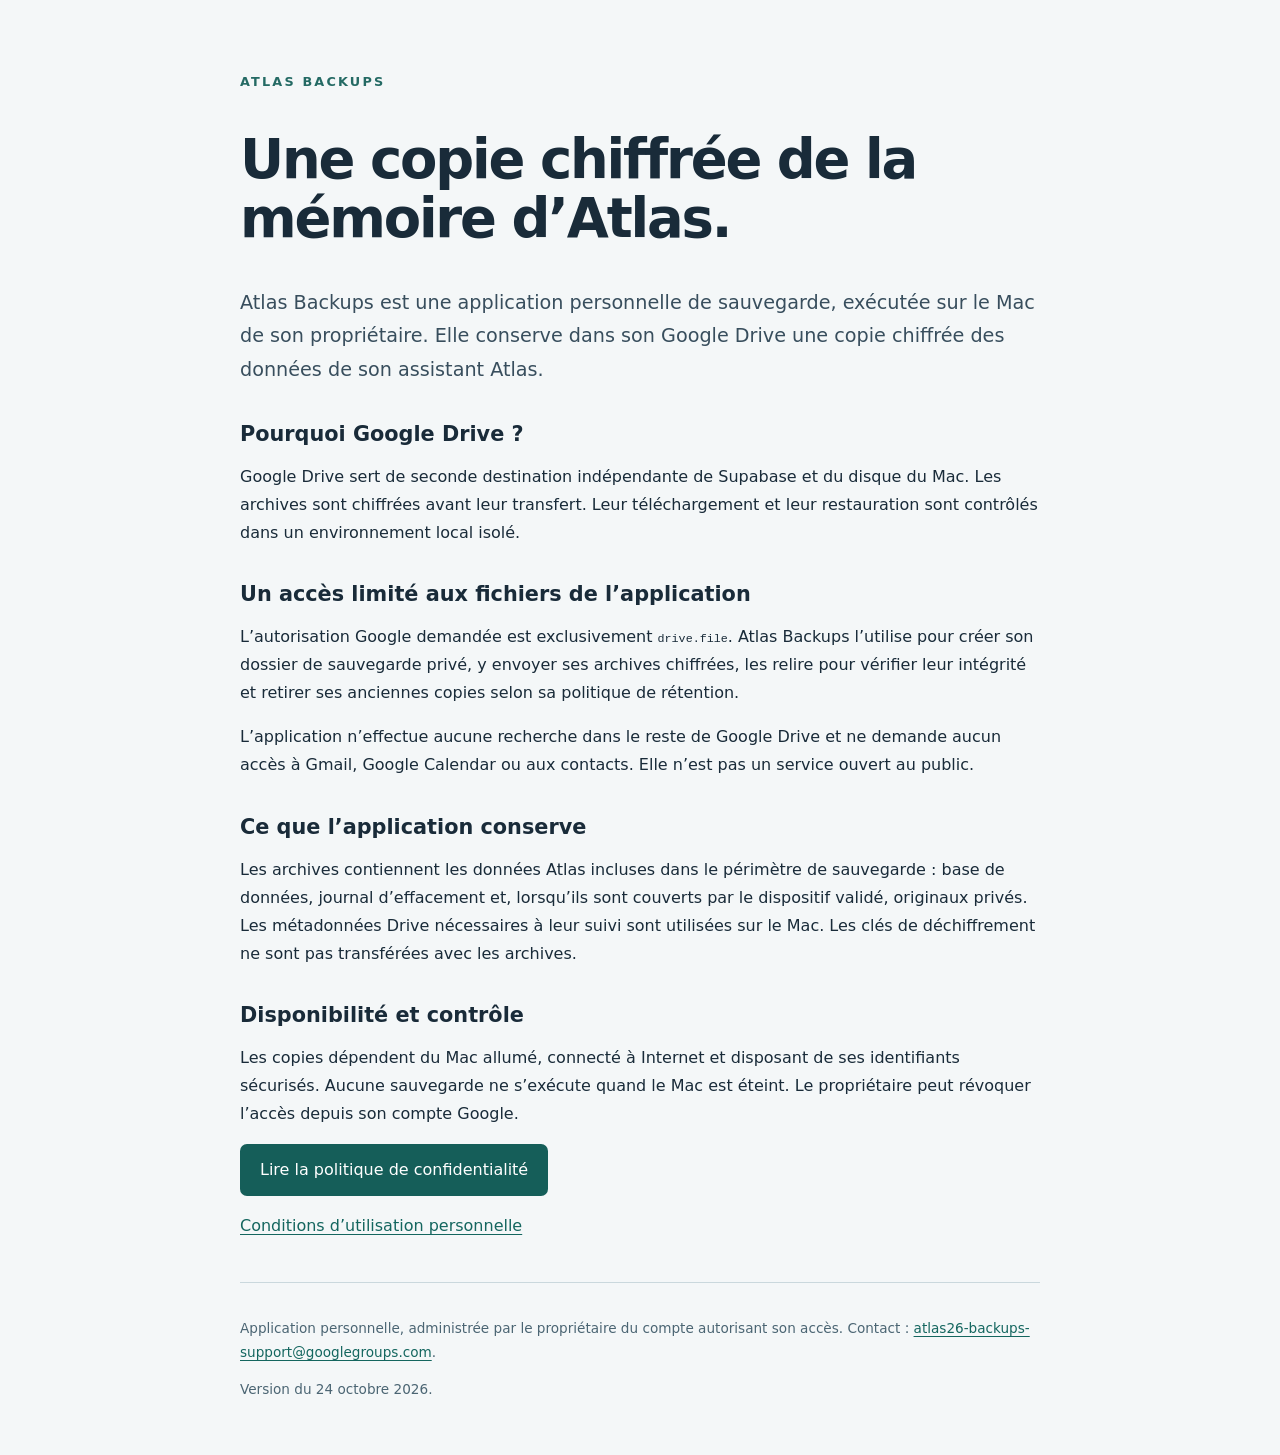
<file: index.html>
<!doctype html>
<html lang="fr"><head><meta name="google-site-verification" content="9P5uejp7ytOTj4w9FDyG5FPjWt640E7BOYPuEUWS_ug"><meta charset="utf-8"><meta name="viewport" content="width=device-width,initial-scale=1"><title>Atlas Backups — sauvegardes personnelles chiffrées</title><link rel="stylesheet" href="style.css"></head>
<body><main><p class="eyebrow">ATLAS BACKUPS</p><h1>Une copie chiffrée de la mémoire d’Atlas.</h1>
<p class="intro">Atlas Backups est une application personnelle de sauvegarde, exécutée sur le Mac de son propriétaire. Elle conserve dans son Google Drive une copie chiffrée des données de son assistant Atlas.</p>
<h2>Pourquoi Google Drive ?</h2><p>Google Drive sert de seconde destination indépendante de Supabase et du disque du Mac. Les archives sont chiffrées avant leur transfert. Leur téléchargement et leur restauration sont contrôlés dans un environnement local isolé.</p>
<h2>Un accès limité aux fichiers de l’application</h2><p>L’autorisation Google demandée est exclusivement <code>drive.file</code>. Atlas Backups l’utilise pour créer son dossier de sauvegarde privé, y envoyer ses archives chiffrées, les relire pour vérifier leur intégrité et retirer ses anciennes copies selon sa politique de rétention.</p><p>L’application n’effectue aucune recherche dans le reste de Google Drive et ne demande aucun accès à Gmail, Google Calendar ou aux contacts. Elle n’est pas un service ouvert au public.</p>
<h2>Ce que l’application conserve</h2><p>Les archives contiennent les données Atlas incluses dans le périmètre de sauvegarde : base de données, journal d’effacement et, lorsqu’ils sont couverts par le dispositif validé, originaux privés. Les métadonnées Drive nécessaires à leur suivi sont utilisées sur le Mac. Les clés de déchiffrement ne sont pas transférées avec les archives.</p>
<h2>Disponibilité et contrôle</h2><p>Les copies dépendent du Mac allumé, connecté à Internet et disposant de ses identifiants sécurisés. Aucune sauvegarde ne s’exécute quand le Mac est éteint. Le propriétaire peut révoquer l’accès depuis son compte Google.</p>
<p><a class="button" href="confidentialite.html">Lire la politique de confidentialité</a></p><p><a href="conditions.html">Conditions d’utilisation personnelle</a></p>
<footer><p>Application personnelle, administrée par le propriétaire du compte autorisant son accès. Contact : <a href="mailto:atlas26-backups-support@googlegroups.com">atlas26-backups-support@googlegroups.com</a>.</p><p>Version du 24 octobre 2026. </p></footer>
</main></body></html>
</file>
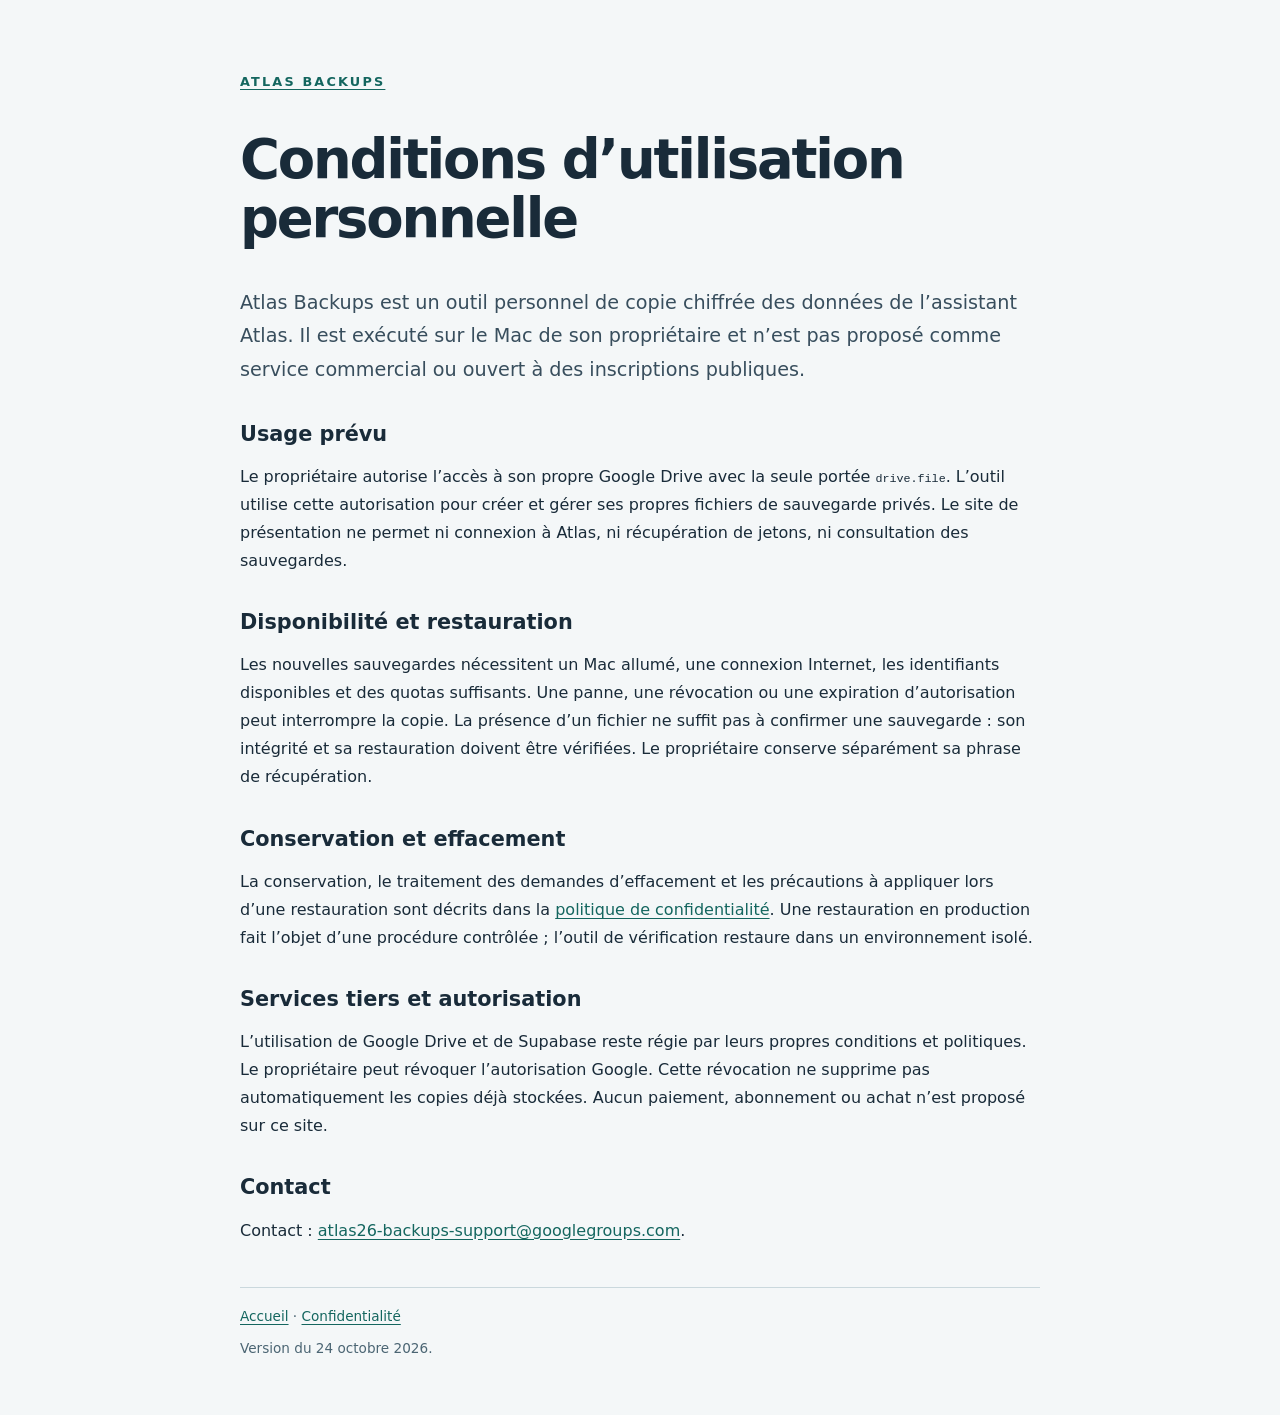
<file: conditions.html>
<!doctype html>
<html lang="fr"><head><meta charset="utf-8"><meta name="viewport" content="width=device-width,initial-scale=1"><title>Conditions d’utilisation personnelle — Atlas Backups</title><link rel="stylesheet" href="style.css"></head>
<body><main><p class="eyebrow"><a href="./">ATLAS BACKUPS</a></p><h1>Conditions d’utilisation personnelle</h1>
<p class="intro">Atlas Backups est un outil personnel de copie chiffrée des données de l’assistant Atlas. Il est exécuté sur le Mac de son propriétaire et n’est pas proposé comme service commercial ou ouvert à des inscriptions publiques.</p>
<h2>Usage prévu</h2><p>Le propriétaire autorise l’accès à son propre Google Drive avec la seule portée <code>drive.file</code>. L’outil utilise cette autorisation pour créer et gérer ses propres fichiers de sauvegarde privés. Le site de présentation ne permet ni connexion à Atlas, ni récupération de jetons, ni consultation des sauvegardes.</p>
<h2>Disponibilité et restauration</h2><p>Les nouvelles sauvegardes nécessitent un Mac allumé, une connexion Internet, les identifiants disponibles et des quotas suffisants. Une panne, une révocation ou une expiration d’autorisation peut interrompre la copie. La présence d’un fichier ne suffit pas à confirmer une sauvegarde : son intégrité et sa restauration doivent être vérifiées. Le propriétaire conserve séparément sa phrase de récupération.</p>
<h2>Conservation et effacement</h2><p>La conservation, le traitement des demandes d’effacement et les précautions à appliquer lors d’une restauration sont décrits dans la <a href="confidentialite.html">politique de confidentialité</a>. Une restauration en production fait l’objet d’une procédure contrôlée ; l’outil de vérification restaure dans un environnement isolé.</p>
<h2>Services tiers et autorisation</h2><p>L’utilisation de Google Drive et de Supabase reste régie par leurs propres conditions et politiques. Le propriétaire peut révoquer l’autorisation Google. Cette révocation ne supprime pas automatiquement les copies déjà stockées. Aucun paiement, abonnement ou achat n’est proposé sur ce site.</p>
<h2>Contact</h2><p>Contact : <a href="mailto:atlas26-backups-support@googlegroups.com">atlas26-backups-support@googlegroups.com</a>.</p>
<footer><a href="./">Accueil</a> · <a href="confidentialite.html">Confidentialité</a><p>Version du 24 octobre 2026. </p></footer>
</main></body></html>
</file>
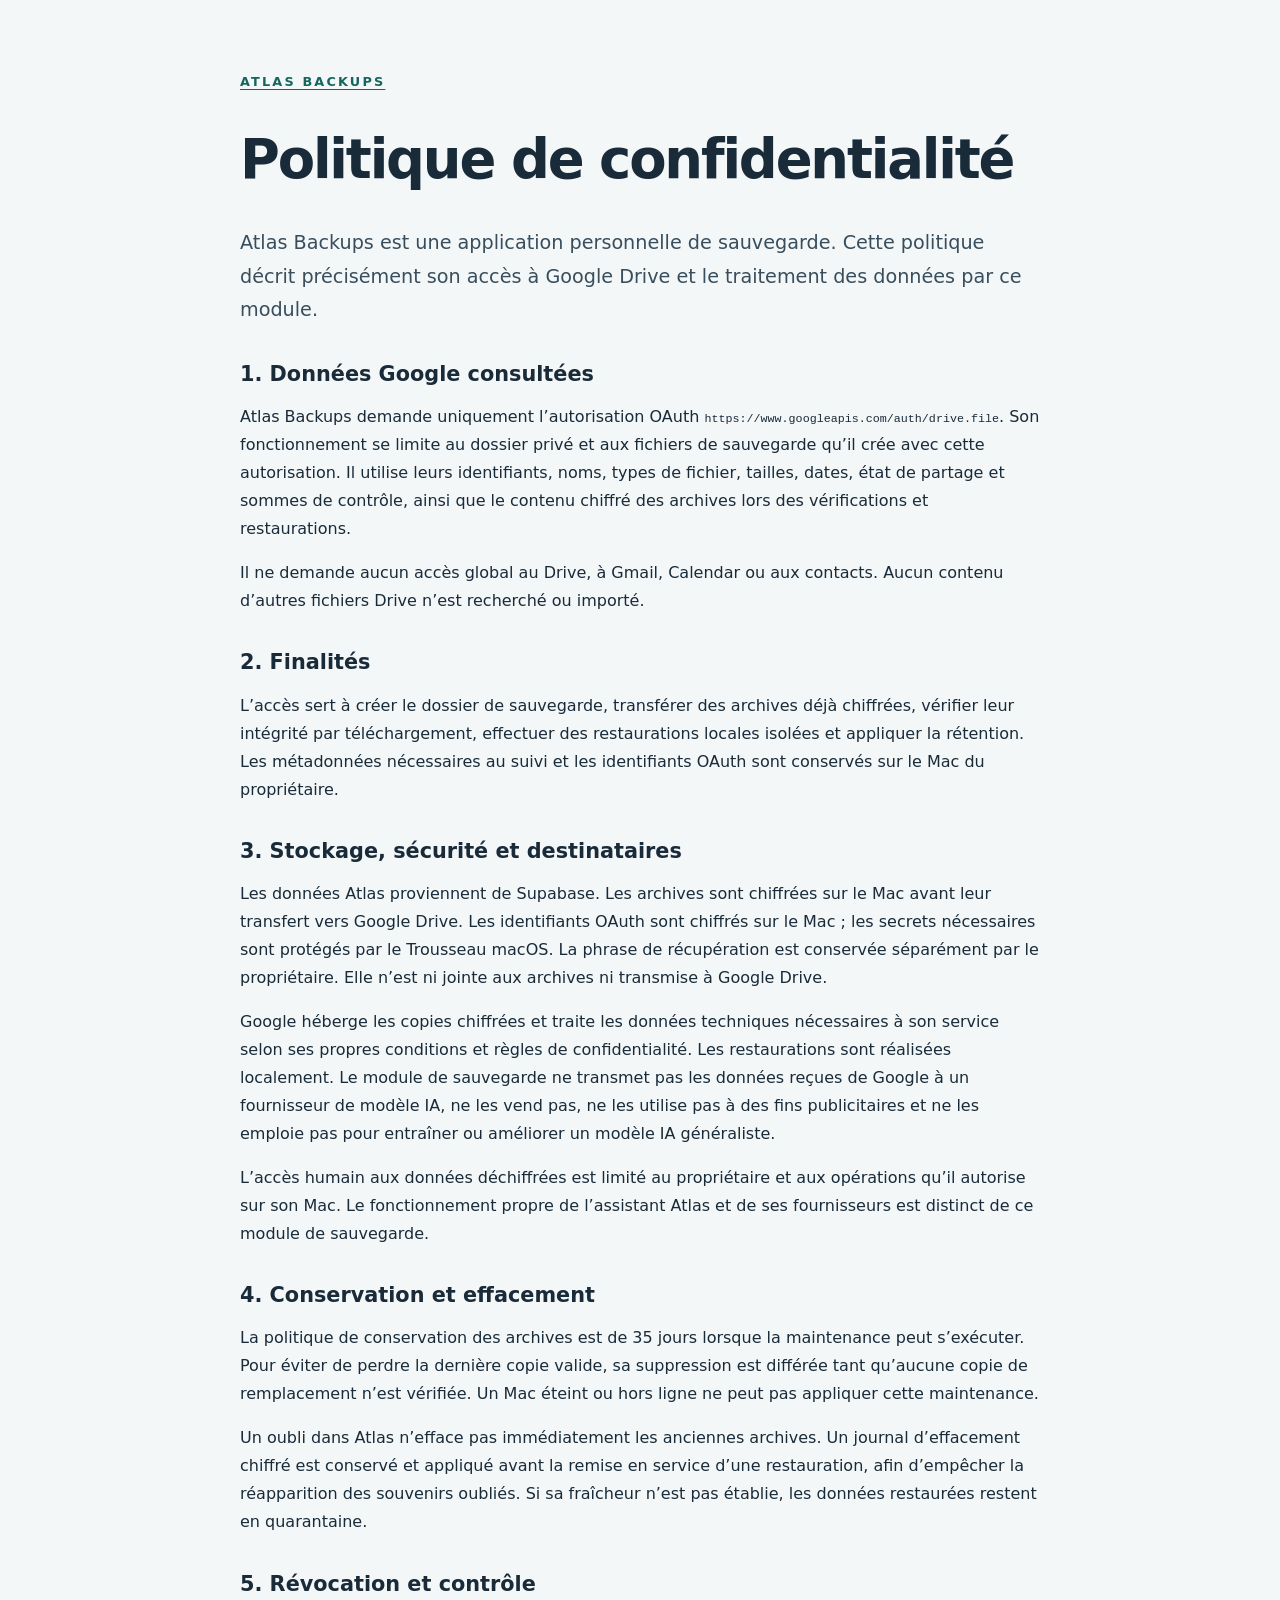
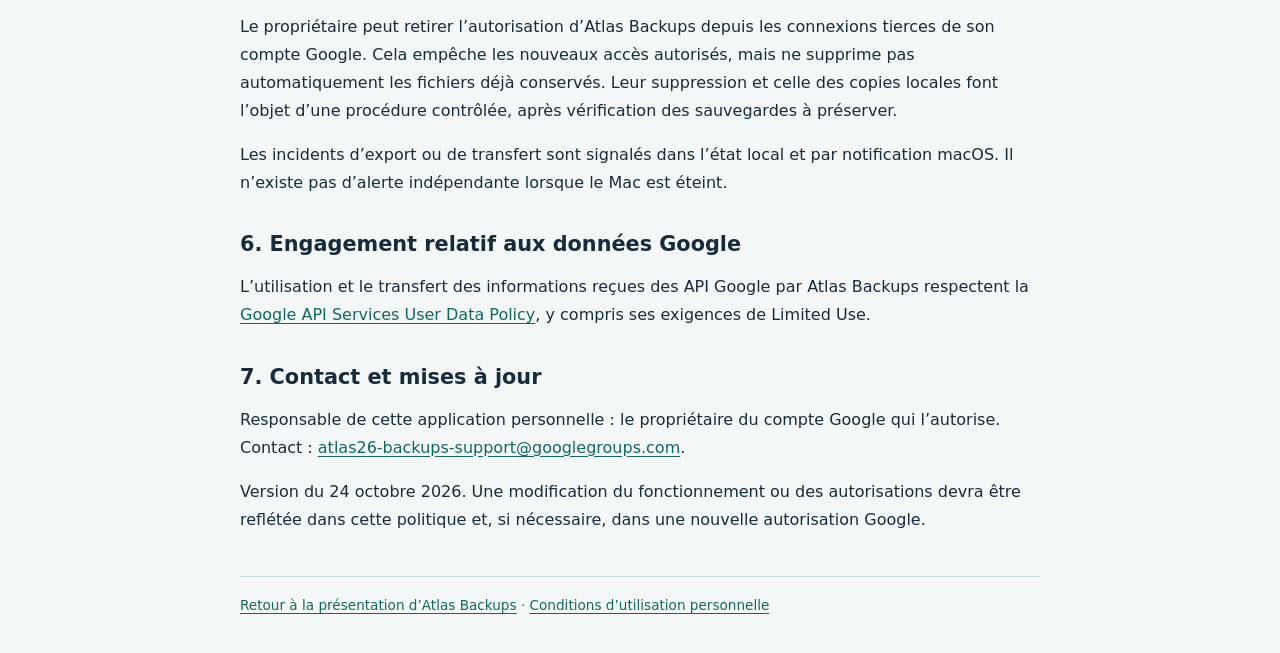
<file: confidentialite.html>
<!doctype html>
<html lang="fr"><head><meta charset="utf-8"><meta name="viewport" content="width=device-width,initial-scale=1"><title>Confidentialité — Atlas Backups</title><link rel="stylesheet" href="style.css"></head>
<body><main><p class="eyebrow"><a href="./">ATLAS BACKUPS</a></p><h1>Politique de confidentialité</h1><p class="intro">Atlas Backups est une application personnelle de sauvegarde. Cette politique décrit précisément son accès à Google Drive et le traitement des données par ce module.</p>
<h2>1. Données Google consultées</h2><p>Atlas Backups demande uniquement l’autorisation OAuth <code>https://www.googleapis.com/auth/drive.file</code>. Son fonctionnement se limite au dossier privé et aux fichiers de sauvegarde qu’il crée avec cette autorisation. Il utilise leurs identifiants, noms, types de fichier, tailles, dates, état de partage et sommes de contrôle, ainsi que le contenu chiffré des archives lors des vérifications et restaurations.</p><p>Il ne demande aucun accès global au Drive, à Gmail, Calendar ou aux contacts. Aucun contenu d’autres fichiers Drive n’est recherché ou importé.</p>
<h2>2. Finalités</h2><p>L’accès sert à créer le dossier de sauvegarde, transférer des archives déjà chiffrées, vérifier leur intégrité par téléchargement, effectuer des restaurations locales isolées et appliquer la rétention. Les métadonnées nécessaires au suivi et les identifiants OAuth sont conservés sur le Mac du propriétaire.</p>
<h2>3. Stockage, sécurité et destinataires</h2><p>Les données Atlas proviennent de Supabase. Les archives sont chiffrées sur le Mac avant leur transfert vers Google Drive. Les identifiants OAuth sont chiffrés sur le Mac ; les secrets nécessaires sont protégés par le Trousseau macOS. La phrase de récupération est conservée séparément par le propriétaire. Elle n’est ni jointe aux archives ni transmise à Google Drive.</p><p>Google héberge les copies chiffrées et traite les données techniques nécessaires à son service selon ses propres conditions et règles de confidentialité. Les restaurations sont réalisées localement. Le module de sauvegarde ne transmet pas les données reçues de Google à un fournisseur de modèle IA, ne les vend pas, ne les utilise pas à des fins publicitaires et ne les emploie pas pour entraîner ou améliorer un modèle IA généraliste.</p><p>L’accès humain aux données déchiffrées est limité au propriétaire et aux opérations qu’il autorise sur son Mac. Le fonctionnement propre de l’assistant Atlas et de ses fournisseurs est distinct de ce module de sauvegarde.</p>
<h2>4. Conservation et effacement</h2><p>La politique de conservation des archives est de 35 jours lorsque la maintenance peut s’exécuter. Pour éviter de perdre la dernière copie valide, sa suppression est différée tant qu’aucune copie de remplacement n’est vérifiée. Un Mac éteint ou hors ligne ne peut pas appliquer cette maintenance.</p><p>Un oubli dans Atlas n’efface pas immédiatement les anciennes archives. Un journal d’effacement chiffré est conservé et appliqué avant la remise en service d’une restauration, afin d’empêcher la réapparition des souvenirs oubliés. Si sa fraîcheur n’est pas établie, les données restaurées restent en quarantaine.</p>
<h2>5. Révocation et contrôle</h2><p>Le propriétaire peut retirer l’autorisation d’Atlas Backups depuis les connexions tierces de son compte Google. Cela empêche les nouveaux accès autorisés, mais ne supprime pas automatiquement les fichiers déjà conservés. Leur suppression et celle des copies locales font l’objet d’une procédure contrôlée, après vérification des sauvegardes à préserver.</p><p>Les incidents d’export ou de transfert sont signalés dans l’état local et par notification macOS. Il n’existe pas d’alerte indépendante lorsque le Mac est éteint.</p>
<h2>6. Engagement relatif aux données Google</h2><p>L’utilisation et le transfert des informations reçues des API Google par Atlas Backups respectent la <a href="https://developers.google.com/terms/api-services-user-data-policy">Google API Services User Data Policy</a>, y compris ses exigences de Limited Use.</p>
<h2>7. Contact et mises à jour</h2><p>Responsable de cette application personnelle : le propriétaire du compte Google qui l’autorise. Contact : <a href="mailto:atlas26-backups-support@googlegroups.com">atlas26-backups-support@googlegroups.com</a>.</p><p>Version du 24 octobre 2026. Une modification du fonctionnement ou des autorisations devra être reflétée dans cette politique et, si nécessaire, dans une nouvelle autorisation Google. </p><footer><a href="./">Retour à la présentation d’Atlas Backups</a> · <a href="conditions.html">Conditions d’utilisation personnelle</a></footer>
</main></body></html>
</file>
<file: style.css>
:root{color-scheme:light;font-family:system-ui,-apple-system,BlinkMacSystemFont,"Segoe UI",sans-serif;color:#192b39;background:#f4f7f8}body{margin:0}main{max-width:800px;margin:auto;padding:58px 25px 40px}h1{font-size:clamp(2rem,5vw,3.4rem);line-height:1.1;letter-spacing:-.04em}h2{font-size:1.3rem;margin-top:2.2rem}p{line-height:1.75}.intro{font-size:1.2rem;color:#384e5d}.eyebrow{font-size:.8rem;letter-spacing:.17em;font-weight:700;color:#246a64}a{color:#14665f;text-underline-offset:3px}code{overflow-wrap:anywhere;font-size:.9em}.button{display:inline-block;background:#155e59;color:white;padding:12px 20px;border-radius:7px;text-decoration:none}footer{border-top:1px solid #cad8dd;padding-top:20px;margin-top:42px;font-size:.85rem;color:#4b6573}
</file>
